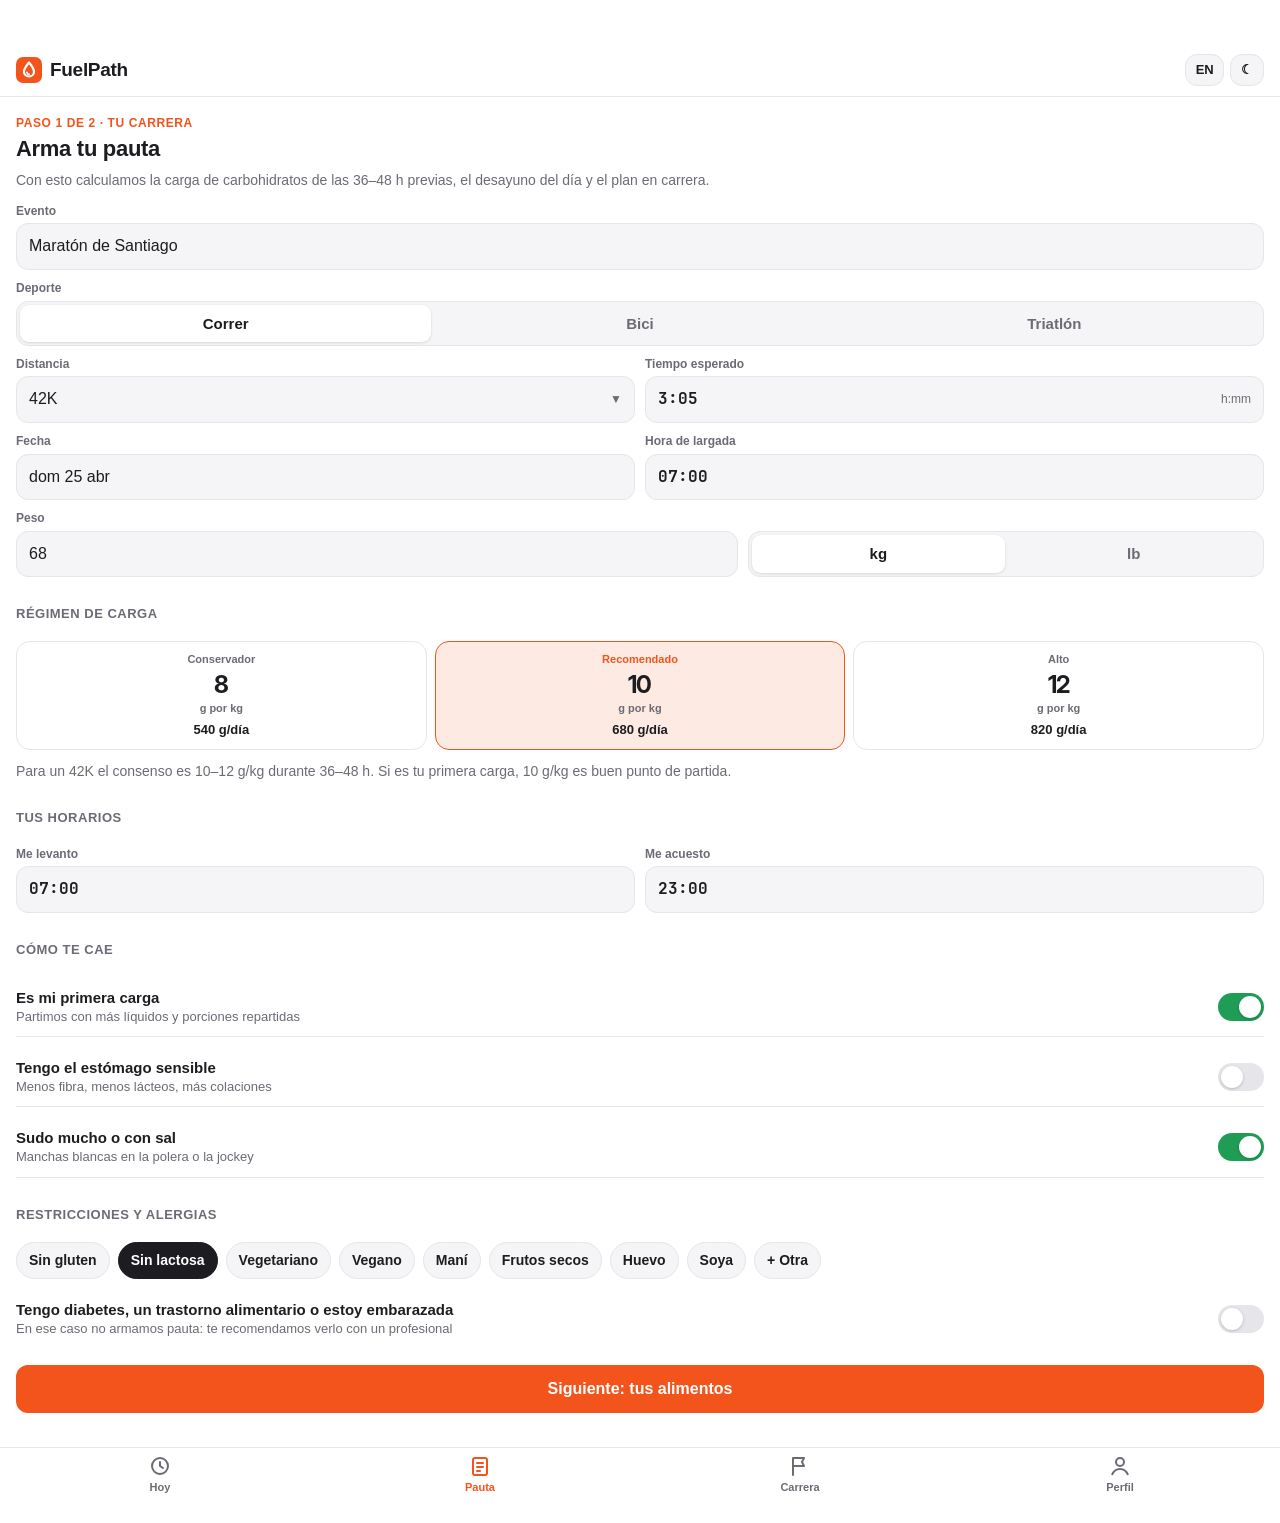
<file: docs/mockups/mockups.html>
<!doctype html>
<html lang="es">
<head>
<meta charset="utf-8">
<meta name="viewport" content="width=device-width, initial-scale=1, viewport-fit=cover">
<title>FuelPath mockups</title>
<link rel="stylesheet" href="mockups.css">
</head>
<body>

<!-- Reutilizables -->
<template id="cab">
  <header><div class="marca">
    <svg viewBox="0 0 26 26"><rect width="26" height="26" rx="7" fill="#f2541b"/><path d="M13 5.5c3 3.6 5 6.4 5 9a5 5 0 0 1-10 0c0-2.6 2-5.4 5-9z" fill="none" stroke="#fff" stroke-width="2.2" stroke-linejoin="round"/><path d="M11 15.5a2.2 2.2 0 0 0 2 2" fill="none" stroke="#fff" stroke-width="1.8" stroke-linecap="round"/></svg>
    FuelPath<span class="der"><span>EN</span><span>☾</span></span></div></header>
</template>
<template id="nav">
  <nav>
    <a data-v="hoy"><svg viewBox="0 0 24 24" fill="none" stroke="currentColor" stroke-width="2" stroke-linecap="round" stroke-linejoin="round"><circle cx="12" cy="12" r="8"/><path d="M12 8v4l3 2"/></svg>Hoy</a>
    <a data-v="pauta"><svg viewBox="0 0 24 24" fill="none" stroke="currentColor" stroke-width="2" stroke-linecap="round" stroke-linejoin="round"><rect x="5" y="4" width="14" height="17" rx="2"/><path d="M9 9h6M9 13h6M9 17h3"/></svg>Pauta</a>
    <a data-v="carrera"><svg viewBox="0 0 24 24" fill="none" stroke="currentColor" stroke-width="2" stroke-linecap="round" stroke-linejoin="round"><path d="M5 21V4M5 4h11l-2 4 2 4H5"/></svg>Carrera</a>
    <a data-v="perfil"><svg viewBox="0 0 24 24" fill="none" stroke="currentColor" stroke-width="2"><circle cx="12" cy="8" r="4"/><path d="M4 21c1.5-4 4.5-6 8-6s6.5 2 8 6"/></svg>Perfil</a>
  </nav>
</template>

<!-- 1. Formulario -->
<div class="pantalla" id="p1" data-nav="pauta">
  <main>
    <span class="tipo">Paso 1 de 2 · Tu carrera</span>
    <h2>Arma tu pauta</h2>
    <p class="pista">Con esto calculamos la carga de carbohidratos de las 36–48 h previas, el desayuno del día y el plan en carrera.</p>
    <form>
      <label>Evento<div class="input">Maratón de Santiago</div></label>
      <label>Deporte<div class="seg"><span class="on">Correr</span><span>Bici</span><span>Triatlón</span></div></label>
      <div class="fila">
        <label>Distancia<div class="input">42K <span class="flecha">▼</span></div></label>
        <label>Tiempo esperado<div class="input"><span class="mono">3:05</span> <span class="flecha">h:mm</span></div></label>
      </div>
      <div class="fila">
        <label>Fecha<div class="input">dom 25 abr</div></label>
        <label>Hora de largada<div class="input"><span class="mono">07:00</span></div></label>
      </div>
      <label>Peso<div class="fila" style="grid-template-columns:minmax(0,1.4fr) minmax(0,1fr)"><div class="input">68</div><div class="seg"><span class="on">kg</span><span>lb</span></div></div></label>

      <h4>Régimen de carga</h4>
      <div class="opciones">
        <div class="op"><small class="et">Conservador</small><b>8</b><small>g por kg</small><div class="g">540 g/día</div></div>
        <div class="op on"><small class="et">Recomendado</small><b>10</b><small>g por kg</small><div class="g">680 g/día</div></div>
        <div class="op"><small class="et">Alto</small><b>12</b><small>g por kg</small><div class="g">820 g/día</div></div>
      </div>
      <p class="pista" style="margin:2px 0 0">Para un 42K el consenso es 10–12 g/kg durante 36–48 h. Si es tu primera carga, 10 g/kg es buen punto de partida.</p>

      <h4>Tus horarios</h4>
      <div class="fila">
        <label>Me levanto<div class="input"><span class="mono">07:00</span></div></label>
        <label>Me acuesto<div class="input"><span class="mono">23:00</span></div></label>
      </div>

      <h4>Cómo te cae</h4>
      <div class="interruptor"><div>Es mi primera carga<small>Partimos con más líquidos y porciones repartidas</small></div><div class="sw on"></div></div>
      <div class="interruptor"><div>Tengo el estómago sensible<small>Menos fibra, menos lácteos, más colaciones</small></div><div class="sw"></div></div>
      <div class="interruptor"><div>Sudo mucho o con sal<small>Manchas blancas en la polera o la jockey</small></div><div class="sw on"></div></div>

      <h4>Restricciones y alergias</h4>
      <div class="chips">
        <span class="chip">Sin gluten</span><span class="chip on">Sin lactosa</span><span class="chip">Vegetariano</span>
        <span class="chip">Vegano</span><span class="chip">Maní</span><span class="chip">Frutos secos</span>
        <span class="chip">Huevo</span><span class="chip">Soya</span><span class="chip">+ Otra</span>
      </div>
      <div class="interruptor" style="border:0"><div>Tengo diabetes, un trastorno alimentario o estoy embarazada<small>En ese caso no armamos pauta: te recomendamos verlo con un profesional</small></div><div class="sw"></div></div>

      <div class="boton" style="margin-top:6px">Siguiente: tus alimentos</div>
    </form>
  </main>
</div>

<!-- 2. Alimentos de la pauta -->
<div class="pantalla" id="p2" data-nav="pauta">
  <main>
    <span class="tipo">Paso 2 de 2 · Tus alimentos</span>
    <h2>Con esto armamos tu carga</h2>
    <p class="pista">Marcamos lo que mejor funciona: alto en carbohidratos, bajo en fibra y grasa. Saca lo que no te guste y cambia lo que quieras.</p>
    <div class="aviso-ok">Como marcaste <b>sin lactosa</b>, cambiamos la leche chocolatada por la versión sin lactosa y sacamos el yogur.</div>

    <h4>Pan, arroz y pastas</h4>
    <div class="tarjeta" style="padding:2px 14px">
      <div class="alim"><div class="tick on">✓</div><div class="txt"><b>Pan de molde blanco</b><small>2 rebanadas · 50 g</small></div><span class="g">25 g</span><div class="icn">⇄</div></div>
      <div class="alim"><div class="tick on">✓</div><div class="txt"><b>Marraqueta</b><small>1 unidad · 100 g</small></div><span class="g">58 g</span><div class="icn">⇄</div></div>
      <div class="alim"><div class="tick on">✓</div><div class="txt"><b>Fideos cocidos</b><small>1 taza · 140 g</small></div><span class="g">43 g</span><div class="icn">⇄</div></div>
      <div class="alim"><div class="tick on">✓</div><div class="txt"><b>Arroz blanco cocido</b><small>1 taza · 160 g</small></div><span class="g">45 g</span><div class="icn">⇄</div></div>
      <div class="alim"><div class="tick on">✓</div><div class="txt"><b>Papa cocida</b><small>1 mediana · 150 g</small></div><span class="g">26 g</span><div class="icn">⇄</div></div>
      <div class="alim tachado"><div class="tick off"></div><div class="txt"><b>Pan integral</b><small>mucha fibra para estos días <span class="etq gris">fibra</span></small></div><span class="g">—</span><div class="icn">⇄</div></div>
    </div>

    <h4>Frutas y dulces</h4>
    <div class="tarjeta" style="padding:2px 14px">
      <div class="alim"><div class="tick on">✓</div><div class="txt"><b>Plátano</b><small>1 mediano</small></div><span class="g">27 g</span><div class="icn">⇄</div></div>
      <div class="alim"><div class="tick on">✓</div><div class="txt"><b>Mermelada</b><small>1 cucharada · 20 g</small></div><span class="g">13 g</span><div class="icn">⇄</div></div>
      <div class="alim"><div class="tick on">✓</div><div class="txt"><b>Miel</b><small>1 cucharada · 21 g</small></div><span class="g">17 g</span><div class="icn">⇄</div></div>
      <div class="alim"><div class="tick on">✓</div><div class="txt"><b>Gomitas</b><small>1 bolsita · 30 g</small></div><span class="g">24 g</span><div class="icn">⇄</div></div>
    </div>

    <h4>Líquidos <span class="etq">ayudan a llegar</span></h4>
    <div class="tarjeta" style="padding:2px 14px">
      <div class="alim"><div class="tick on">✓</div><div class="txt"><b>Jugo de naranja</b><small>1 vaso · 250 ml</small></div><span class="g">26 g</span><div class="icn">⇄</div></div>
      <div class="alim"><div class="tick on">✓</div><div class="txt"><b>Bebida isotónica</b><small>1 botella · 500 ml <span class="etq sal">230 mg Na</span></small></div><span class="g">30 g</span><div class="icn">⇄</div></div>
      <div class="alim"><div class="tick on">✓</div><div class="txt"><b>Leche chocolatada sin lactosa</b><small>1 caja · 200 ml</small></div><span class="g">22 g</span><div class="icn">⇄</div></div>
    </div>

    <h4>Salados <span class="etq sal">sodio</span></h4>
    <div class="tarjeta" style="padding:2px 14px">
      <div class="alim"><div class="tick on">✓</div><div class="txt"><b>Galletas de agua</b><small>6 unidades · 30 g <span class="etq sal">190 mg Na</span></small></div><span class="g">21 g</span><div class="icn">⇄</div></div>
      <div class="alim"><div class="tick on">✓</div><div class="txt"><b>Caldo o consomé</b><small>1 taza <span class="etq sal">800 mg Na</span></small></div><span class="g">2 g</span><div class="icn">⇄</div></div>
    </div>

    <div class="botones"><div class="boton sec">+ Alimento propio</div><div class="boton">Ver mi agenda</div></div>
  </main>
</div>

<!-- 3. Agenda A: línea de tiempo -->
<div class="pantalla" id="p3" data-nav="hoy">
  <main>
    <span class="tipo">Maratón de Santiago · faltan 17 h</span>
    <h2>Sábado: día de carga 2 de 2</h2>
    <div class="dias">
      <div class="dia listo">Vie<b>23</b></div><div class="dia on">Sáb<b>24</b></div><div class="dia">Dom<b>25</b></div>
    </div>
    <div class="tarjeta">
      <div class="grande">359 <small>de 680 g</small></div>
      <div class="barra"><i style="width:53%"></i></div>
      <div class="pista" style="margin:0">Vas al día. Te quedan 4 comidas.</div>
      <div class="resumen">
        <div><small>Carbos</small><b>53%</b></div>
        <div><small>Líquido</small><b>1,4</b> <span>de 3 L</span></div>
        <div><small>Sodio</small><b>1,6</b> <span>de 3,5 g</span></div>
      </div>
    </div>

    <div class="linea" style="margin-top:16px">
      <div class="hito hecho"><span class="hora">07:30</span>
        <div class="cab"><b>Desayuno</b><span class="meta">137/140 g</span></div>
        <div class="caja">
          <div class="item"><span class="ck si">✓</span><div class="txt"><b>1 marraqueta</b> con 2 cdas de mermelada</div><span class="g">84 g</span></div>
          <div class="item"><span class="ck si">✓</span><div class="txt"><b>1 plátano</b> · <b>1 vaso</b> de jugo</div><span class="g">53 g</span></div>
        </div></div>
      <div class="hito hecho"><span class="hora">10:30</span>
        <div class="cab"><b>Colación</b><span class="meta">68/70 g</span></div>
        <div class="caja">
          <div class="item"><span class="ck si">✓</span><div class="txt"><b>1 isotónica</b> 500 ml · <b>6 galletas</b> de agua</div><span class="g">51 g</span></div>
          <div class="item"><span class="ck si">✓</span><div class="txt"><b>1 barra</b> de cereal</div><span class="g">17 g</span></div>
        </div></div>
      <div class="hito ahora"><span class="hora">13:30</span>
        <div class="cab"><b>Almuerzo</b><span class="meta">154/172 g</span></div>
        <div class="caja">
          <div class="item"><span class="ck si">✓</span><div class="txt"><b>3 tazas de fideos</b> con salsa de tomate<small>Un plato hondo bien servido · sal normal</small></div><span class="g">128 g</span></div>
          <div class="item"><span class="ck si">✓</span><div class="txt"><b>1 vaso</b> de jugo</div><span class="g">26 g</span></div>
          <div class="item"><span class="ck"></span><div class="txt"><b>1 jalea</b> de postre</div><span class="g">18 g</span><span class="mas">⋯</span></div>
        </div></div>
      <div class="hito"><span class="hora">17:00</span>
        <div class="cab"><b>Once</b><span class="meta">115 g</span></div>
        <div class="caja">
          <div class="item"><span class="ck"></span><div class="txt"><b>2 rebanadas</b> de pan de molde con miel</div><span class="g">42 g</span><span class="mas">⋯</span></div>
          <div class="item"><span class="ck"></span><div class="txt"><b>1 leche chocolatada</b> · <b>1 plátano</b></div><span class="g">49 g</span><span class="mas">⋯</span></div>
          <div class="item"><span class="ck"></span><div class="txt"><b>1 bolsita</b> de gomitas</div><span class="g">24 g</span><span class="mas">⋯</span></div>
        </div></div>
      <div class="hito"><span class="hora">19:30</span>
        <div class="cab"><b>Cena</b><span class="meta">134 g</span></div>
        <div class="caja">
          <div class="item"><span class="ck"></span><div class="txt"><b>2 tazas de arroz</b> con pollo<small>Temprano y algo que ya conozcas</small></div><span class="g">90 g</span><span class="mas">⋯</span></div>
          <div class="item"><span class="ck"></span><div class="txt"><b>1 papa</b> cocida · <b>1 jalea</b></div><span class="g">44 g</span><span class="mas">⋯</span></div>
        </div></div>
    </div>
  </main>
</div>

<!-- 4. Agenda B: tarjetas por comida -->
<div class="pantalla" id="p4" data-nav="hoy">
  <main>
    <span class="tipo">Maratón de Santiago · faltan 17 h</span>
    <h2>Sábado: día de carga 2 de 2</h2>
    <div class="dias">
      <div class="dia listo">Vie<b>23</b></div><div class="dia on">Sáb<b>24</b></div><div class="dia">Dom<b>25</b></div>
    </div>
    <div class="trio" style="margin-top:12px">
      <div><small>Carbos</small><b>359</b> <span>de 680 g</span><div class="barra fina"><i style="width:53%"></i></div></div>
      <div><small>Líquido</small><b>1,4</b> <span>de 3 L</span><div class="barra fina azul"><i style="width:47%"></i></div></div>
      <div class="sal"><small>Sodio</small><b>1,6</b> <span>de 3,5 g</span><div class="barra fina" style="background:#e3d7fb"><i style="width:46%;background:#6b3fc4"></i></div></div>
    </div>

    <div class="comida"><svg class="anillo" viewBox="0 0 44 44"><circle cx="22" cy="22" r="18" fill="none" stroke="#1f9d55" stroke-width="5"/><path d="M15 22l5 5 9-10" fill="none" stroke="#1f9d55" stroke-width="3" stroke-linecap="round" stroke-linejoin="round"/></svg>
      <div class="txt"><b>Desayuno</b><small>07:30 · marraqueta, plátano, jugo</small></div><div class="der"><b>137 g</b>de 140</div></div>
    <div class="comida"><svg class="anillo" viewBox="0 0 44 44"><circle cx="22" cy="22" r="18" fill="none" stroke="#1f9d55" stroke-width="5"/><path d="M15 22l5 5 9-10" fill="none" stroke="#1f9d55" stroke-width="3" stroke-linecap="round" stroke-linejoin="round"/></svg>
      <div class="txt"><b>Colación</b><small>10:30 · isotónica, galletas, barra</small></div><div class="der"><b>68 g</b>de 70</div></div>

    <div class="comida abierta">
      <div class="fila-cab"><svg class="anillo" viewBox="0 0 44 44"><circle cx="22" cy="22" r="18" fill="none" stroke="#e6e6ea" stroke-width="5"/><circle cx="22" cy="22" r="18" fill="none" stroke="#f2541b" stroke-width="5" stroke-dasharray="101 113" transform="rotate(-90 22 22)" stroke-linecap="round"/></svg>
        <div class="txt" style="flex:1"><b style="font-size:17px">Almuerzo</b><small style="color:var(--acento);font-weight:700">AHORA · 13:30</small></div><div class="der"><b>154 g</b>de 172</div></div>
      <div class="item"><span class="ck si">✓</span><div class="txt"><b>3 tazas de fideos</b> con salsa de tomate<small>Un plato hondo bien servido · sal normal</small></div><span class="g">128 g</span></div>
      <div class="item"><span class="ck si">✓</span><div class="txt"><b>1 vaso</b> de jugo de naranja</div><span class="g">26 g</span></div>
      <div class="item"><span class="ck"></span><div class="txt"><b>1 jalea</b> de postre</div><span class="g">18 g</span><span class="mas">⋯</span></div>
      <div class="botones" style="margin-top:8px"><div class="boton sec" style="padding:10px">✓ Todo</div><div class="boton sec" style="padding:10px">A medias</div><div class="boton sec" style="padding:10px">✕ No</div></div>
    </div>

    <div class="comida"><svg class="anillo" viewBox="0 0 44 44"><circle cx="22" cy="22" r="18" fill="none" stroke="#e6e6ea" stroke-width="5"/></svg>
      <div class="txt"><b>Once</b><small>17:00 · pan con miel, leche chocolatada…</small></div><div class="der"><b>115 g</b>4 ítems</div></div>
    <div class="comida"><svg class="anillo" viewBox="0 0 44 44"><circle cx="22" cy="22" r="18" fill="none" stroke="#e6e6ea" stroke-width="5"/></svg>
      <div class="txt"><b>Cena</b><small>19:30 · arroz con pollo, papa, jalea</small></div><div class="der"><b>134 g</b>3 ítems</div></div>
    <div class="comida"><svg class="anillo" viewBox="0 0 44 44"><circle cx="22" cy="22" r="18" fill="none" stroke="#e6e6ea" stroke-width="5"/></svg>
      <div class="txt"><b>Antes de dormir</b><small>21:30 · galletas de agua, jugo</small></div><div class="der"><b>47 g</b>2 ítems</div></div>
    <div class="aviso">Es normal subir 1–2 kg con la carga: el glucógeno se guarda con agua. No es grasa.</div>
  </main>
</div>

<!-- 5. Eliminar y recalcular -->
<div class="pantalla" id="p5" data-nav="hoy">
  <main>
    <span class="tipo">Maratón de Santiago · faltan 17 h</span>
    <h2>Sábado: día de carga 2 de 2</h2>
    <div class="tarjeta"><div class="grande">359 <small>de 680 g</small></div><div class="barra"><i style="width:53%"></i></div></div>
    <div class="tarjeta" style="height:400px"></div>
  </main>
  <div class="velo"></div>
  <div class="hoja">
    <div class="asa"></div>
    <span class="tipo">Once · 17:00</span>
    <h2 style="font-size:20px">Sacar «2 rebanadas de pan con miel»</h2>
    <p class="pista" style="margin-bottom:6px">Son 42 g. Lo mejor es cambiarlo por algo parecido:</p>
    <div class="reemp">
      <div class="on"><b>1 marraqueta</b>con mermelada<br><span class="mono">45 g</span></div>
      <div><b>2 plátanos</b>chicos<br><span class="mono">40 g</span></div>
      <div><b>1 ½ isotónica</b>750 ml<br><span class="mono">45 g</span></div>
    </div>
    <h4 style="margin-top:14px">O repartirlo en lo que queda del día</h4>
    <div class="reparto"><div class="txt">Cena · 19:30<small>+1 taza de arroz</small></div><span class="mono">+25 g</span><span class="tope">tope</span></div>
    <div class="reparto"><div class="txt">Antes de dormir · 21:30<small>+1 vaso de jugo, en vez de ½</small></div><span class="mono">+13 g</span></div>
    <div class="reparto"><div class="txt" style="color:var(--suave)">Sin cubrir</div><span class="mono" style="color:var(--suave)">4 g</span></div>
    <div class="aviso" style="margin-bottom:0">No cargamos más la cena para que duermas bien. Si te faltan unos gramos, está bien: no lo fuerces.</div>
    <div class="botones"><div class="boton sec">Repartir</div><div class="boton">Cambiar</div></div>
  </div>
</div>

<!-- 6. Día de carrera -->
<div class="pantalla" id="p6" data-nav="carrera">
  <main>
    <span class="tipo">Domingo 25 · largada 07:00</span>
    <h2>Día de carrera</h2>

    <div class="linea" style="margin-top:12px">
      <div class="hito ahora"><span class="hora">04:00</span>
        <div class="cab"><b>Desayuno</b><span class="meta">3 h antes · 167 g</span></div>
        <div class="caja">
          <div class="item"><span class="ck"></span><div class="txt"><b>4 rebanadas</b> de pan de molde con 2 cdas de miel</div><span class="g">84 g</span></div>
          <div class="item"><span class="ck"></span><div class="txt"><b>1 plátano</b> · <b>1 vaso</b> de jugo</div><span class="g">53 g</span></div>
          <div class="item"><span class="ck"></span><div class="txt"><b>1 isotónica</b> 500 ml, a sorbos hasta las 06:00<small>Líquido y sodio para partir hidratado</small></div><span class="g">30 g</span></div>
        </div></div>
      <div class="hito"><span class="hora">06:15</span>
        <div class="cab"><b>Sodio extra</b><span class="meta">sudas con sal</span></div>
        <div class="caja">
          <div class="item"><span class="ck"></span><div class="txt"><b>1 cápsula de sal</b> o 1 sobre de sales con 300 ml de agua</div><span class="g">500 mg</span></div>
        </div></div>
      <div class="hito"><span class="hora">06:40</span>
        <div class="cab"><b>Refuerzo</b><span class="meta">20 min antes</span></div>
        <div class="caja">
          <div class="item"><span class="ck"></span><div class="txt"><b>1 gel</b> con unos sorbos de agua</div><span class="g">25 g</span></div>
        </div></div>
    </div>

    <span class="tipo" style="display:block;margin-top:18px">En carrera · 3:05 h</span>
    <div class="trio" style="margin-top:8px">
      <div><small>Carbos</small><b>60–70</b> <span>g/h</span></div>
      <div><small>Líquido</small><b>500–750</b> <span>ml/h</span></div>
      <div class="sal"><small>Sodio</small><b>500–800</b> <span>mg/h</span></div>
    </div>
    <div class="tarjeta" style="padding:2px 14px">
      <div class="gel"><span class="mono">0:30</span>Gel 1 + agua<span class="km">km 6,9</span></div>
      <div class="gel"><span class="mono">0:55</span>Gel 2 + isotónica<span class="km">km 12,6</span></div>
      <div class="gel"><span class="mono">1:00</span><span>Cápsula de sal <span class="etq sal">250 mg</span></span><span class="km">km 13,7</span></div>
      <div class="gel"><span class="mono">1:20</span>Gel 3 + agua<span class="km">km 18,3</span></div>
      <div class="gel"><span class="mono">1:45</span>Gel 4 + isotónica<span class="km">km 24,0</span></div>
      <div class="gel"><span class="mono">2:00</span><span>Cápsula de sal <span class="etq sal">250 mg</span></span><span class="km">km 27,4</span></div>
      <div class="gel"><span class="mono">2:10</span>Gel 5 + agua<span class="km">km 29,7</span></div>
      <div class="gel"><span class="mono">2:35</span>Gel 6 + isotónica<span class="km">km 35,4</span></div>
    </div>
    <div class="aviso">El sodio depende de cuánto y cómo sudas. Haz el test de sudor en un entrenamiento de 1 h para afinarlo. Prueba este plan en tus fondos antes de la carrera.</div>
  </main>
</div>

<script>
  const p = new URLSearchParams(location.search).get("p") || "p1";
  const el = document.getElementById(p);
  el.classList.add("on");
  el.prepend(document.getElementById("cab").content.cloneNode(true));
  const nav = document.getElementById("nav").content.cloneNode(true);
  nav.querySelector(`[data-v="${el.dataset.nav}"]`).classList.add("on");
  if (p !== "p5") el.append(nav);
  if (new URLSearchParams(location.search).get("fijo")) document.body.classList.add("fijo");
</script>
</body>
</html>
</file>
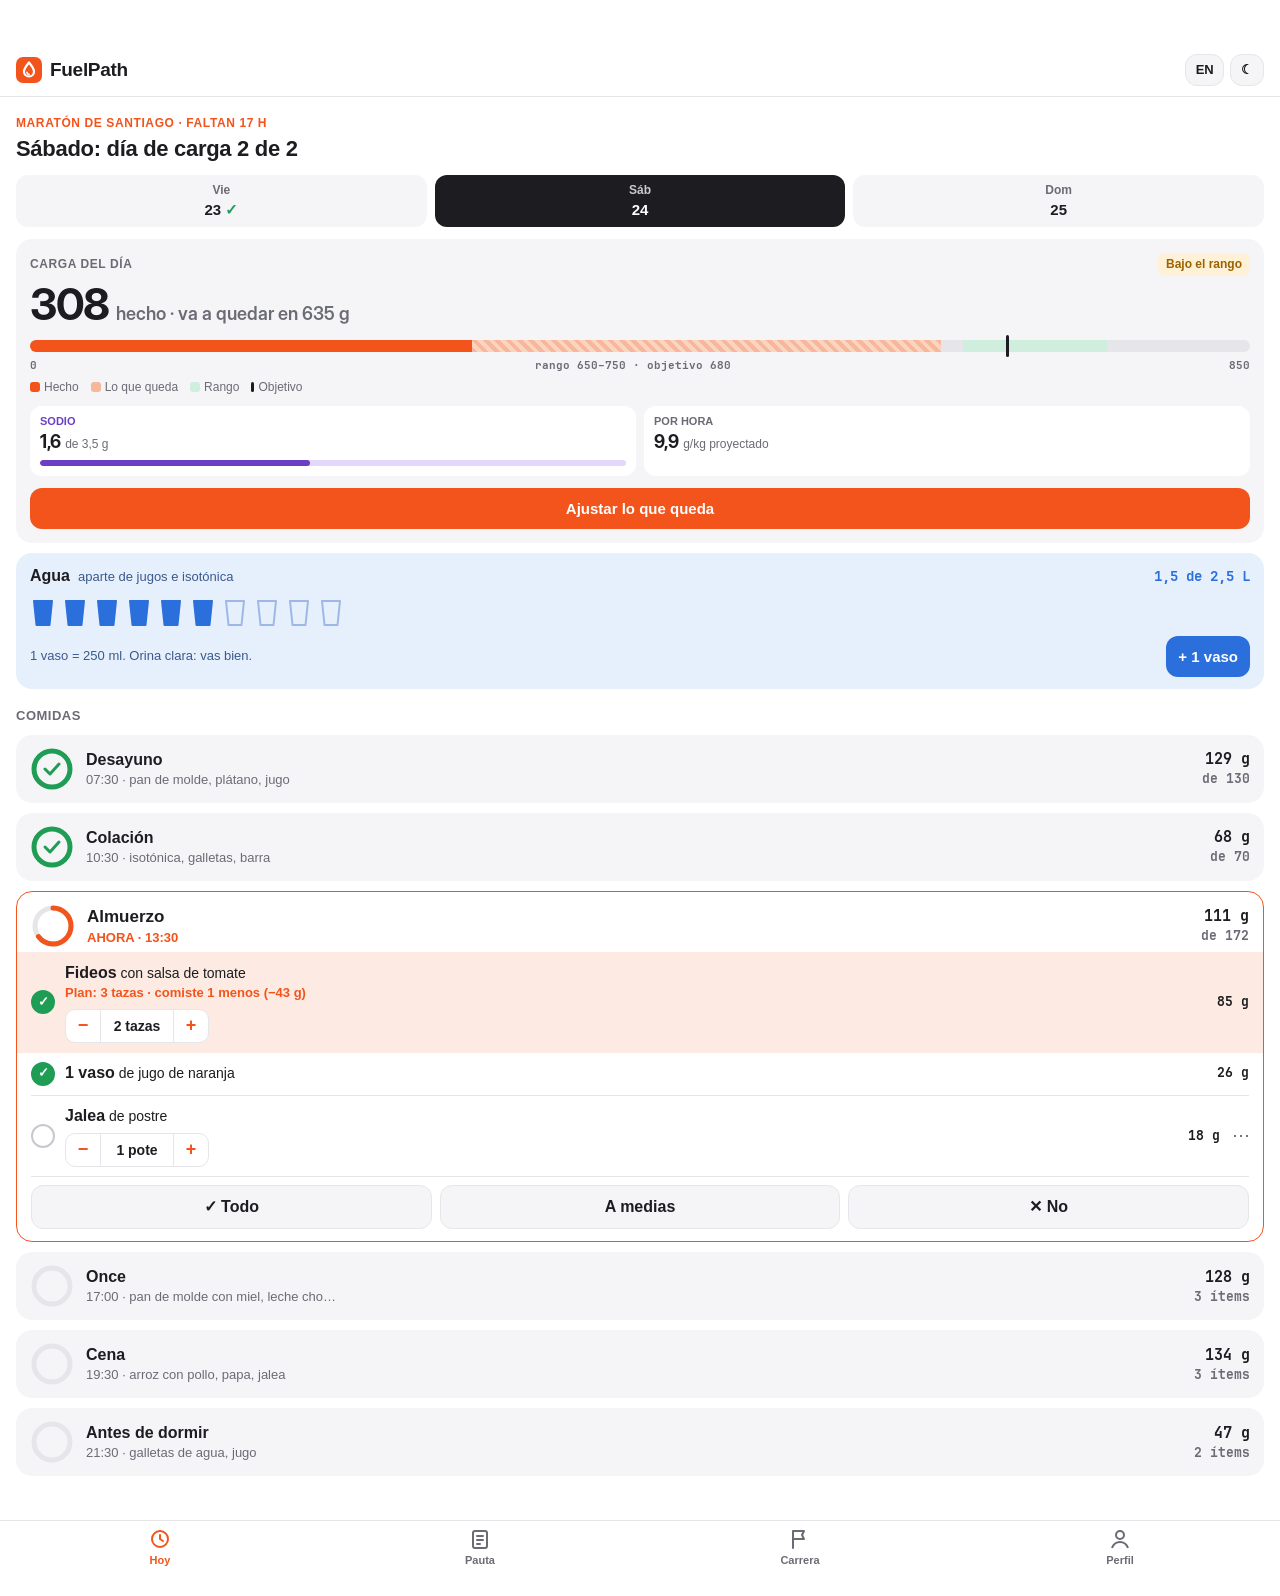
<file: docs/mockups/v2.html>
<!doctype html>
<html lang="es">
<head>
<meta charset="utf-8">
<meta name="viewport" content="width=device-width, initial-scale=1, viewport-fit=cover">
<title>FuelPath mockups v2</title>
<link rel="stylesheet" href="mockups.css">
<style>
  /* KPIs con rango */
  .kpi { background: var(--gris); border-radius: 16px; padding: 14px; margin: 12px 0 10px; }
  .kpi .fila-k { display: flex; align-items: baseline; gap: 8px; }
  .kpi .estado { margin-left: auto; font-size: 12px; font-weight: 800; padding: 3px 8px; border-radius: 8px; }
  .estado.bajo { background: #fff1d6; color: #9a6200; }
  .estado.ok { background: var(--ok-claro); color: #136b3a; }
  .estado.sobre { background: #fde3e3; color: #b42323; }
  .rango { position: relative; height: 12px; border-radius: 6px; background: var(--linea); margin: 14px 0 6px; }
  .rango .banda { position: absolute; top: 0; bottom: 0; background: #cfeedd; border-radius: 0; }
  .rango .hecho { position: absolute; left: 0; top: 0; bottom: 0; background: var(--acento); border-radius: 6px 0 0 6px; }
  .rango .proy { position: absolute; top: 0; bottom: 0; background: repeating-linear-gradient(45deg, #f7b79b 0 4px, #fbd3c1 4px 8px); }
  .rango .marca { position: absolute; top: -5px; width: 3px; height: 22px; background: var(--tinta); border-radius: 2px; }
  .rango .marca.alt { background: var(--ok); }
  .escala { display: flex; justify-content: space-between; font-size: 11px; color: var(--suave); font-family: "PP Mono"; }
  .ley { display: flex; gap: 12px; flex-wrap: wrap; font-size: 12px; color: var(--suave); margin-top: 6px; }
  .ley i { display: inline-block; width: 10px; height: 10px; border-radius: 3px; margin-right: 4px; vertical-align: -1px; }
  .kpi .mini { display: grid; grid-template-columns: repeat(2, minmax(0,1fr)); gap: 8px; margin-top: 10px; }
  .kpi .mini > div { background: var(--panel); border-radius: 12px; padding: 8px 10px; }
  .kpi .mini small { display: block; font-size: 11px; font-weight: 700; color: var(--suave); text-transform: uppercase; }
  .kpi .mini b { font-family: "PP Display"; font-size: 18px; }
  .kpi .mini span { font-size: 12px; color: var(--suave); }
  .kpi .mini .sal small { color: #6b3fc4; }
  .boton.chico { padding: 10px 12px; font-size: 15px; }

  /* Paso a paso (− / +) */
  .paso { display: inline-flex; align-items: center; border: 1px solid var(--linea); border-radius: 10px; background: var(--panel); overflow: hidden; }
  .paso span { width: 34px; height: 32px; display: grid; place-items: center; font-size: 18px; font-weight: 700; color: var(--acento); }
  .paso b { min-width: 74px; text-align: center; font-size: 14px; border-left: 1px solid var(--linea); border-right: 1px solid var(--linea); line-height: 32px; }
  .item.editando { background: var(--acento-claro); margin: 0 -14px; padding: 10px 14px; border-bottom: 0; }
  .item.editando .txt small.cambio { color: var(--acento); font-weight: 700; }
  .item .col { flex: 1; min-width: 0; display: grid; gap: 6px; justify-items: start; }
  .sim .it .paso, .item .col .paso { flex: none; }

  /* Agua */
  .agua { background: var(--azul-claro); border-radius: 16px; padding: 12px 14px; margin: 10px 0; }
  .agua .cab-a { display: flex; align-items: baseline; gap: 8px; }
  .agua .cab-a b { font-size: 16px; }
  .agua .cab-a .der { margin-left: auto; font-family: "PP Mono"; font-size: 14px; color: var(--azul); }
  .vasos { display: flex; gap: 6px; margin: 10px 0 8px; }
  .vasos svg { width: 26px; height: 30px; flex: none; }
  .agua .pista { margin: 0; font-size: 13px; color: #3a5a8c; }
  .agua .boton { background: var(--azul); }

  /* Hoja de recálculo */
  .comparar { display: grid; grid-template-columns: minmax(0,1fr) minmax(0,1fr); gap: 8px; margin: 10px 0; }
  .comparar > div { border: 1.5px solid var(--linea); border-radius: 14px; padding: 10px; }
  .comparar > div.on { border-color: var(--ok); background: var(--ok-claro); }
  .comparar small { display: block; font-size: 11px; font-weight: 700; color: var(--suave); text-transform: uppercase; }
  .comparar b { font-family: "PP Display"; font-size: 28px; letter-spacing: -.6px; display: block; line-height: 1.1; margin: 2px 0 4px; }
  .cambios { background: var(--gris); border-radius: 14px; padding: 2px 12px; }

  /* Cómo quedaría */
  .sim { background: var(--gris); border-radius: 16px; padding: 4px 14px 8px; margin: 10px 0; }
  .sim .cab-s { display: flex; align-items: baseline; gap: 8px; padding: 10px 0 4px; }
  .sim .cab-s b { font-size: 16px; }
  .sim .cab-s .der { margin-left: auto; font-family: "PP Mono"; font-size: 14px; }
  .sim .cab-s .der .mas { color: var(--ok); }
  .sim .it { display: flex; align-items: center; gap: 10px; padding: 8px 0; border-top: 1px solid var(--linea); font-size: 14px; }
  .sim .it .txt { flex: 1; min-width: 0; }
  .sim .it .g { font-family: "PP Mono"; font-size: 13px; min-width: 44px; text-align: right; }
  .sim.pasada { opacity: .55; padding-bottom: 10px; }
  .candado { font-size: 12px; color: var(--suave); font-weight: 600; }
  .suma { position: sticky; bottom: 0; background: var(--panel); border-top: 1px solid var(--linea); padding: 12px 16px 30px; margin: 0 -16px; box-shadow: 0 -6px 16px rgba(0,0,0,.06); }
  .suma .linea-s { display: flex; align-items: baseline; gap: 6px; font-size: 14px; color: var(--suave); }
  .suma .linea-s b { font-family: "PP Display"; font-size: 26px; color: var(--tinta); letter-spacing: -.5px; }
  .suma .linea-s .estado { margin-left: auto; }

  /* PC */
  .pc { display: grid; grid-template-columns: 220px minmax(0,1fr) 360px; min-height: 860px; }
  .pc aside.menu { border-right: 1px solid var(--linea); padding: 22px 14px; }
  .pc aside.menu .marca { margin-bottom: 26px; padding: 0 8px; }
  .pc aside.menu a { display: flex; align-items: center; gap: 10px; padding: 10px 10px; border-radius: 10px; font-weight: 600; color: var(--suave); margin-bottom: 2px; }
  .pc aside.menu a svg { width: 22px; height: 22px; }
  .pc aside.menu a.on { background: var(--acento-claro); color: var(--acento); }
  .pc aside.menu .pie { position: absolute; bottom: 22px; display: flex; gap: 6px; }
  .pc aside.menu .pie span { padding: 6px 10px; font-size: 13px; font-weight: 700; border-radius: 12px; background: var(--gris); border: 1px solid var(--linea); }
  .pc .centro { padding: 26px 32px; }
  .pc .lado { border-left: 1px solid var(--linea); padding: 26px 22px; background: #fbfbfc; }
  .pc .comidas { display: grid; grid-template-columns: minmax(0,1fr) minmax(0,1fr); gap: 0 14px; }
  .pc .comidas .comida.abierta { grid-column: 1 / -1; }
  .pc .lado .kpi .grande { font-size: 36px; }
  .pc .lado .kpi .grande small { font-size: 15px; }
  .pc .lado .agua .cab-a { flex-wrap: wrap; }
  .pc .lado .agua .cab-a .der { margin-left: auto; }
</style>
</head>
<body>
<template id="cab">
  <header><div class="marca">
    <svg viewBox="0 0 26 26"><rect width="26" height="26" rx="7" fill="#f2541b"/><path d="M13 5.5c3 3.6 5 6.4 5 9a5 5 0 0 1-10 0c0-2.6 2-5.4 5-9z" fill="none" stroke="#fff" stroke-width="2.2" stroke-linejoin="round"/><path d="M11 15.5a2.2 2.2 0 0 0 2 2" fill="none" stroke="#fff" stroke-width="1.8" stroke-linecap="round"/></svg>
    FuelPath<span class="der"><span>EN</span><span>☾</span></span></div></header>
</template>
<template id="nav">
  <nav>
    <a data-v="hoy"><svg viewBox="0 0 24 24" fill="none" stroke="currentColor" stroke-width="2" stroke-linecap="round" stroke-linejoin="round"><circle cx="12" cy="12" r="8"/><path d="M12 8v4l3 2"/></svg>Hoy</a>
    <a data-v="pauta"><svg viewBox="0 0 24 24" fill="none" stroke="currentColor" stroke-width="2" stroke-linecap="round" stroke-linejoin="round"><rect x="5" y="4" width="14" height="17" rx="2"/><path d="M9 9h6M9 13h6M9 17h3"/></svg>Pauta</a>
    <a data-v="carrera"><svg viewBox="0 0 24 24" fill="none" stroke="currentColor" stroke-width="2" stroke-linecap="round" stroke-linejoin="round"><path d="M5 21V4M5 4h11l-2 4 2 4H5"/></svg>Carrera</a>
    <a data-v="perfil"><svg viewBox="0 0 24 24" fill="none" stroke="currentColor" stroke-width="2"><circle cx="12" cy="8" r="4"/><path d="M4 21c1.5-4 4.5-6 8-6s6.5 2 8 6"/></svg>Perfil</a>
  </nav>
</template>
<template id="vaso-lleno"><svg viewBox="0 0 26 30"><path d="M4 3h18l-2.5 24h-13z" fill="#2a6fdb" stroke="#2a6fdb" stroke-width="2" stroke-linejoin="round"/></svg></template>
<template id="vaso-vacio"><svg viewBox="0 0 26 30"><path d="M4 3h18l-2.5 24h-13z" fill="none" stroke="#9db8e6" stroke-width="2" stroke-linejoin="round"/></svg></template>

<!-- Bloques reutilizados por móvil y PC -->
<template id="kpi">
  <div class="kpi">
    <div class="fila-k"><span class="tipo" style="color:var(--suave)">Carga del día</span><span class="estado bajo">Bajo el rango</span></div>
    <div class="grande" style="margin-top:6px">308 <small>hecho · va a quedar en 635 g</small></div>
    <div class="rango">
      <div class="banda" style="left:76.5%;width:11.8%"></div>
      <div class="proy" style="left:36.2%;width:38.5%"></div>
      <div class="hecho" style="width:36.2%"></div>
      <div class="marca" style="left:80%"></div>
    </div>
    <div class="escala"><span>0</span><span>rango 650–750 · objetivo 680</span><span>850</span></div>
    <div class="ley"><span><i style="background:var(--acento)"></i>Hecho</span><span><i style="background:#f7b79b"></i>Lo que queda</span><span><i style="background:#cfeedd"></i>Rango</span><span><i style="background:var(--tinta);width:3px"></i>Objetivo</span></div>
    <div class="mini">
      <div class="sal"><small>Sodio</small><b>1,6</b> <span>de 3,5 g</span><div class="barra fina" style="background:#e3d7fb"><i style="width:46%;background:#6b3fc4"></i></div></div>
      <div><small>Por hora</small><b>9,9</b> <span>g/kg proyectado</span></div>
    </div>
    <div class="botones"><div class="boton chico">Ajustar lo que queda</div></div>
  </div>
</template>
<template id="agua">
  <div class="agua">
    <div class="cab-a"><b>Agua</b><span class="pista">aparte de jugos e isotónica</span><span class="der">1,5 de 2,5 L</span></div>
    <div class="vasos" data-llenos="6" data-total="10"></div>
    <div class="botones" style="margin-top:4px;align-items:center"><span class="pista" style="flex:1">1 vaso = 250 ml. Orina clara: vas bien.</span><div class="boton chico" style="flex:none">+ 1 vaso</div></div>
  </div>
</template>
<template id="almuerzo">
  <div class="comida abierta">
    <div class="fila-cab"><svg class="anillo" viewBox="0 0 44 44"><circle cx="22" cy="22" r="18" fill="none" stroke="#e6e6ea" stroke-width="5"/><circle cx="22" cy="22" r="18" fill="none" stroke="#f2541b" stroke-width="5" stroke-dasharray="73 113" transform="rotate(-90 22 22)" stroke-linecap="round"/></svg>
      <div class="txt" style="flex:1"><b style="font-size:17px">Almuerzo</b><small style="color:var(--acento);font-weight:700">AHORA · 13:30</small></div><div class="der"><b>111 g</b>de 172</div></div>
    <div class="item editando"><span class="ck si">✓</span><div class="col"><div class="txt"><b>Fideos</b> con salsa de tomate<small class="cambio">Plan: 3 tazas · comiste 1 menos (−43 g)</small></div><div class="paso"><span>−</span><b>2 tazas</b><span>+</span></div></div><span class="g">85 g</span></div>
    <div class="item"><span class="ck si">✓</span><div class="txt"><b>1 vaso</b> de jugo de naranja</div><span class="g">26 g</span></div>
    <div class="item"><span class="ck"></span><div class="col"><div class="txt"><b>Jalea</b> de postre</div><div class="paso"><span>−</span><b>1 pote</b><span>+</span></div></div><span class="g">18 g</span><span class="mas">⋯</span></div>
    <div class="botones" style="margin-top:8px"><div class="boton sec" style="padding:10px">✓ Todo</div><div class="boton sec" style="padding:10px">A medias</div><div class="boton sec" style="padding:10px">✕ No</div></div>
  </div>
</template>
<template id="comidas-hechas">
  <div class="comida"><svg class="anillo" viewBox="0 0 44 44"><circle cx="22" cy="22" r="18" fill="none" stroke="#1f9d55" stroke-width="5"/><path d="M15 22l5 5 9-10" fill="none" stroke="#1f9d55" stroke-width="3" stroke-linecap="round" stroke-linejoin="round"/></svg>
    <div class="txt"><b>Desayuno</b><small>07:30 · pan de molde, plátano, jugo</small></div><div class="der"><b>129 g</b>de 130</div></div>
  <div class="comida"><svg class="anillo" viewBox="0 0 44 44"><circle cx="22" cy="22" r="18" fill="none" stroke="#1f9d55" stroke-width="5"/><path d="M15 22l5 5 9-10" fill="none" stroke="#1f9d55" stroke-width="3" stroke-linecap="round" stroke-linejoin="round"/></svg>
    <div class="txt"><b>Colación</b><small>10:30 · isotónica, galletas, barra</small></div><div class="der"><b>68 g</b>de 70</div></div>
</template>
<template id="comidas-futuras">
  <div class="comida"><svg class="anillo" viewBox="0 0 44 44"><circle cx="22" cy="22" r="18" fill="none" stroke="#e6e6ea" stroke-width="5"/></svg>
    <div class="txt"><b>Once</b><small>17:00 · pan de molde con miel, leche cho…</small></div><div class="der"><b>128 g</b>3 ítems</div></div>
  <div class="comida"><svg class="anillo" viewBox="0 0 44 44"><circle cx="22" cy="22" r="18" fill="none" stroke="#e6e6ea" stroke-width="5"/></svg>
    <div class="txt"><b>Cena</b><small>19:30 · arroz con pollo, papa, jalea</small></div><div class="der"><b>134 g</b>3 ítems</div></div>
  <div class="comida"><svg class="anillo" viewBox="0 0 44 44"><circle cx="22" cy="22" r="18" fill="none" stroke="#e6e6ea" stroke-width="5"/></svg>
    <div class="txt"><b>Antes de dormir</b><small>21:30 · galletas de agua, jugo</small></div><div class="der"><b>47 g</b>2 ítems</div></div>
</template>

<!-- 1. Agenda con KPIs, ajuste de gramos y agua -->
<div class="pantalla" id="v1" data-nav="hoy">
  <main>
    <span class="tipo">Maratón de Santiago · faltan 17 h</span>
    <h2>Sábado: día de carga 2 de 2</h2>
    <div class="dias"><div class="dia listo">Vie<b>23</b></div><div class="dia on">Sáb<b>24</b></div><div class="dia">Dom<b>25</b></div></div>
    <div data-t="kpi"></div>
    <div data-t="agua"></div>
    <h4>Comidas</h4>
    <div data-t="comidas-hechas"></div>
    <div data-t="almuerzo"></div>
    <div data-t="comidas-futuras"></div>
  </main>
</div>

<!-- 2. ¿Recalcular? -->
<div class="pantalla" id="v2" data-nav="hoy">
  <main>
    <span class="tipo">Maratón de Santiago · faltan 17 h</span>
    <h2>Sábado: día de carga 2 de 2</h2>
    <div data-t="almuerzo"></div>
  </main>
  <div class="velo"></div>
  <div class="hoja">
    <div class="asa"></div>
    <span class="tipo">Almuerzo · fideos</span>
    <h2 style="font-size:20px">Comiste 43 g menos de lo planeado</h2>
    <p class="pista" style="margin:0">¿Lo repartimos en las comidas que vienen? Lo que ya comiste no cambia.</p>
    <div class="comparar">
      <div><small>Dejar así</small><b>635 g</b><span class="estado bajo">15 g bajo el rango</span></div>
      <div class="on"><small>Recalcular</small><b>683 g</b><span class="estado ok">En el rango</span></div>
    </div>
    <div class="rango" style="margin-top:6px">
      <div class="banda" style="left:76.5%;width:11.8%"></div>
      <div class="hecho" style="width:36.2%"></div>
      <div class="proy" style="left:36.2%;width:44.2%"></div>
      <div class="marca" style="left:74.7%;background:#9a6200"></div>
      <div class="marca alt" style="left:80.4%"></div>
    </div>
    <div class="escala"><span>hecho 308</span><span>rango 650–750 · objetivo 680</span></div>
    <h4 style="margin-top:14px">Así quedaría</h4>
    <div class="cambios">
      <div class="reparto"><div class="txt">Once · 17:00<small>+1 rebanada de pan de molde</small></div><span class="mono">+13 g</span></div>
      <div class="reparto"><div class="txt">Cena · 19:30<small>+½ taza de arroz</small></div><span class="mono">+22 g</span><span class="tope">tope</span></div>
      <div class="reparto"><div class="txt">Antes de dormir · 21:30<small>+½ vaso de jugo</small></div><span class="mono">+13 g</span></div>
    </div>
    <div class="botones"><div class="boton sec">Dejar así</div><div class="boton sec">Ajustar a mano</div><div class="boton">Recalcular</div></div>
  </div>
</div>

<!-- 3. Cómo quedaría -->
<div class="pantalla" id="v3" data-nav="hoy">
  <main style="padding-bottom:0">
    <span class="tipo">Ajustar lo que queda · sábado</span>
    <h2>Cómo quedaría tu día</h2>
    <p class="pista">Mueve los gramos de las comidas que vienen. Las que ya pasaron no cambian.</p>

    <div class="sim pasada"><div class="cab-s"><b>Desayuno y colación</b><span class="candado">ya hechas</span><span class="der">197 g</span></div></div>
    <div class="sim pasada"><div class="cab-s"><b>Almuerzo</b><span class="candado">hecho</span><span class="der">111 g</span></div></div>

    <div class="sim">
      <div class="cab-s"><b>Once</b><span class="pista" style="margin:0">17:00</span><span class="der">141 g <span class="mas">+13</span></span></div>
      <div class="it"><div class="txt">Pan de molde con miel</div><div class="paso"><span>−</span><b>4 rebanadas</b><span>+</span></div><span class="g">68 g</span></div>
      <div class="it"><div class="txt">Leche chocolatada + plátano</div><div class="paso"><span>−</span><b>1 + 1</b><span>+</span></div><span class="g">49 g</span></div>
      <div class="it"><div class="txt">Gomitas</div><div class="paso"><span>−</span><b>1 bolsita</b><span>+</span></div><span class="g">24 g</span></div>
    </div>
    <div class="sim">
      <div class="cab-s"><b>Cena</b><span class="pista" style="margin:0">19:30 · tope 160 g</span><span class="der">156 g <span class="mas">+22</span></span></div>
      <div class="it"><div class="txt">Arroz con pollo</div><div class="paso"><span>−</span><b>2 ½ tazas</b><span>+</span></div><span class="g">112 g</span></div>
      <div class="it"><div class="txt">Papa cocida</div><div class="paso"><span>−</span><b>1</b><span>+</span></div><span class="g">26 g</span></div>
      <div class="it"><div class="txt">Jalea</div><div class="paso"><span>−</span><b>1 pote</b><span>+</span></div><span class="g">18 g</span></div>
    </div>
    <div class="sim">
      <div class="cab-s"><b>Antes de dormir</b><span class="pista" style="margin:0">21:30</span><span class="der">60 g <span class="mas">+13</span></span></div>
      <div class="it"><div class="txt">Galletas de agua</div><div class="paso"><span>−</span><b>6</b><span>+</span></div><span class="g">21 g</span></div>
      <div class="it"><div class="txt">Jugo</div><div class="paso"><span>−</span><b>1 ½ vaso</b><span>+</span></div><span class="g">39 g</span></div>
    </div>
    <div class="suma">
      <div class="linea-s"><b>683</b> de 680 g<span class="estado ok">En el rango</span></div>
      <div class="rango" style="margin:10px 0 4px">
        <div class="banda" style="left:76.5%;width:11.8%"></div>
        <div class="hecho" style="width:36.2%"></div>
        <div class="proy" style="left:36.2%;width:44.2%"></div>
        <div class="marca" style="left:80%"></div>
      </div>
      <div class="escala"><span>hecho 308 + por venir 375</span><span>650–750</span></div>
      <div class="botones"><div class="boton sec">Cancelar</div><div class="boton">Aplicar</div></div>
    </div>
  </main>
</div>

<!-- 4. PC -->
<div class="pantalla" id="v4">
  <div class="pc">
    <aside class="menu" style="position:relative">
      <div class="marca"><svg viewBox="0 0 26 26"><rect width="26" height="26" rx="7" fill="#f2541b"/><path d="M13 5.5c3 3.6 5 6.4 5 9a5 5 0 0 1-10 0c0-2.6 2-5.4 5-9z" fill="none" stroke="#fff" stroke-width="2.2" stroke-linejoin="round"/><path d="M11 15.5a2.2 2.2 0 0 0 2 2" fill="none" stroke="#fff" stroke-width="1.8" stroke-linecap="round"/></svg>FuelPath</div>
      <a class="on"><svg viewBox="0 0 24 24" fill="none" stroke="currentColor" stroke-width="2" stroke-linecap="round" stroke-linejoin="round"><circle cx="12" cy="12" r="8"/><path d="M12 8v4l3 2"/></svg>Hoy</a>
      <a><svg viewBox="0 0 24 24" fill="none" stroke="currentColor" stroke-width="2" stroke-linecap="round" stroke-linejoin="round"><rect x="5" y="4" width="14" height="17" rx="2"/><path d="M9 9h6M9 13h6M9 17h3"/></svg>Pauta</a>
      <a><svg viewBox="0 0 24 24" fill="none" stroke="currentColor" stroke-width="2" stroke-linecap="round" stroke-linejoin="round"><path d="M5 21V4M5 4h11l-2 4 2 4H5"/></svg>Carrera</a>
      <a><svg viewBox="0 0 24 24" fill="none" stroke="currentColor" stroke-width="2"><circle cx="12" cy="8" r="4"/><path d="M4 21c1.5-4 4.5-6 8-6s6.5 2 8 6"/></svg>Perfil</a>
      <div class="pie"><span>EN</span><span>☾</span></div>
    </aside>
    <div class="centro">
      <span class="tipo">Maratón de Santiago · faltan 17 h</span>
      <h2 style="font-size:26px">Sábado: día de carga 2 de 2</h2>
      <div class="dias" style="max-width:420px"><div class="dia listo">Vie<b>23</b></div><div class="dia on">Sáb<b>24</b></div><div class="dia">Dom<b>25</b></div></div>
      <div class="comidas" style="margin-top:8px">
        <div data-t="comidas-hechas" style="display:contents"></div>
        <div data-t="almuerzo" style="display:contents"></div>
        <div data-t="comidas-futuras" style="display:contents"></div>
      </div>
    </div>
    <div class="lado">
      <div data-t="kpi"></div>
      <div data-t="agua"></div>
      <div class="aviso">Es normal subir 1–2 kg con la carga: el glucógeno se guarda con agua. No es grasa.</div>
    </div>
  </div>
</div>

<script>
  const q = new URLSearchParams(location.search);
  const p = q.get("p") || "v1";
  const el = document.getElementById(p);
  el.classList.add("on");
  for (const h of el.querySelectorAll("[data-t]")) h.replaceWith(...[...document.getElementById(h.dataset.t).content.cloneNode(true).childNodes].map(n => { if (h.style.display === "contents" && n.nodeType === 1) {} return n; }));
  for (const v of el.querySelectorAll(".vasos")) for (let i = 0; i < +v.dataset.total; i++)
    v.append(document.getElementById(i < +v.dataset.llenos ? "vaso-lleno" : "vaso-vacio").content.cloneNode(true));
  if (p !== "v4") {
    el.prepend(document.getElementById("cab").content.cloneNode(true));
    if (p === "v1") { const nav = document.getElementById("nav").content.cloneNode(true); nav.querySelector('[data-v="hoy"]').classList.add("on"); el.append(nav); }
  }
</script>
</body>
</html>
</file>
<file: docs/mockups/mockups.css>
:root {
    --acento: #f2541b; --acento-osc: #c9410f; --tinta: #1d1d21; --suave: #6b6b75;
    --linea: #e6e6ea; --fondo: #ffffff; --gris: #f5f5f7; --ok: #1f9d55; --panel: #ffffff;
    --acento-claro: #fdeae2; --ok-claro: #e3f4ea; --azul: #2a6fdb; --azul-claro: #e6effc;
  }
  @font-face { font-family: "PP Display"; src: url("../../web/vendor/fuentes/InterDisplay-SemiBold.woff2"); font-weight: 600; }
  @font-face { font-family: "PP Display"; src: url("../../web/vendor/fuentes/InterDisplay-Bold.woff2"); font-weight: 700; }
  @font-face { font-family: "PP Mono"; src: url("../../web/vendor/fuentes/JetBrainsMono-Bold.woff2"); font-weight: 700; }
  * { box-sizing: border-box; }
  html, body { margin: 0; background: var(--fondo); color: var(--tinta);
    font: 15px/1.4 -apple-system, BlinkMacSystemFont, "SF Pro Text", "Segoe UI", Roboto, sans-serif; }
  .pantalla { display: none; min-height: 844px; position: relative; }
  .pantalla.on { display: block; }
  header { position: sticky; top: 0; z-index: 5; background: var(--panel); padding: 54px 16px 10px; border-bottom: 1px solid var(--linea); }
  .marca { display: flex; align-items: center; gap: 8px; font-weight: 800; font-size: 19px; letter-spacing: -.3px; }
  .marca svg { width: 26px; height: 26px; }
  .marca .der { margin-left: auto; display: flex; gap: 6px; }
  .marca .der span { padding: 6px 10px; font-size: 13px; font-weight: 700; border-radius: 12px; background: var(--gris); border: 1px solid var(--linea); }
  main { padding: 14px 16px 110px; }
  .tipo { color: var(--acento); font-weight: 800; font-size: 12px; letter-spacing: .6px; text-transform: uppercase; }
  h2 { margin: 2px 0 6px; font-size: 22px; letter-spacing: -.3px; }
  h4 { margin: 18px 0 8px; font-size: 13px; color: var(--suave); text-transform: uppercase; letter-spacing: .5px; }
  .pista { color: var(--suave); margin: 4px 0 12px; font-size: 14px; }
  .aviso { background: #fff6e5; border-radius: 10px; padding: 9px 11px; color: #8a5a00; font-size: 13px; margin: 12px 0; }
  .aviso-ok { background: var(--ok-claro); border-radius: 10px; padding: 9px 11px; color: #136b3a; font-size: 13px; margin: 12px 0; }
  .tarjeta { background: var(--gris); border-radius: 16px; padding: 14px; margin: 10px 0; }
  .grande { font-family: "PP Display", sans-serif; font-weight: 700; font-size: 44px; letter-spacing: -1.5px; line-height: 1; }
  .grande small { font-size: 18px; letter-spacing: 0; color: var(--suave); font-weight: 600; }
  .mono { font-family: "PP Mono", ui-monospace, monospace; font-weight: 700; }
  .barra { height: 10px; border-radius: 5px; background: var(--linea); overflow: hidden; margin: 10px 0 4px; }
  .barra i { display: block; height: 100%; background: var(--acento); border-radius: 5px; }
  .barra.fina { height: 6px; margin: 6px 0 2px; }
  .barra.azul i { background: var(--azul); }
  .barra.verde i { background: var(--ok); }
  form { display: grid; gap: 10px; }
  .fila { display: grid; grid-template-columns: minmax(0,1fr) minmax(0,1fr); gap: 10px; }
  label { display: grid; gap: 4px; font-size: 12px; font-weight: 700; color: var(--suave); }
  .input { font-size: 16px; padding: 11px 12px; border-radius: 12px; border: 1px solid var(--linea); background: var(--gris);
    color: var(--tinta); font-weight: 400; display: flex; justify-content: space-between; align-items: center; min-height: 46px; }
  .input .flecha { color: var(--suave); font-size: 12px; }
  .seg { display: flex; background: var(--gris); border: 1px solid var(--linea); border-radius: 12px; padding: 3px; gap: 3px; }
  .seg span { flex: 1; text-align: center; padding: 8px 4px; border-radius: 9px; font-size: 15px; font-weight: 600; color: var(--suave); }
  .seg span.on { background: var(--panel); color: var(--tinta); box-shadow: 0 1px 3px rgba(0,0,0,.12); }
  .opciones { display: grid; grid-template-columns: repeat(3, minmax(0,1fr)); gap: 8px; }
  .op { border: 1.5px solid var(--linea); border-radius: 14px; padding: 10px 8px; text-align: center; background: var(--panel); }
  .op b { display: block; font-family: "PP Display"; font-size: 24px; letter-spacing: -.5px; color: var(--tinta); }
  .op small { display: block; font-size: 11px; color: var(--suave); font-weight: 600; }
  .op .g { font-size: 13px; color: var(--tinta); font-weight: 700; margin-top: 4px; }
  .op.on { border-color: var(--acento); background: var(--acento-claro); }
  .op.on small.et { color: var(--acento); }
  .chips { display: flex; flex-wrap: wrap; gap: 8px; }
  .chip { padding: 8px 12px; border-radius: 20px; background: var(--gris); border: 1px solid var(--linea); font-size: 14px; font-weight: 600; }
  .chip.on { background: var(--tinta); color: #fff; border-color: var(--tinta); }
  .interruptor { display: flex; align-items: center; justify-content: space-between; gap: 10px; font-size: 15px; font-weight: 600;
    color: var(--tinta); padding: 10px 0; border-bottom: 1px solid var(--linea); }
  .interruptor small { display: block; font-weight: 400; color: var(--suave); font-size: 13px; }
  .sw { width: 46px; height: 28px; border-radius: 14px; background: var(--linea); position: relative; flex: none; }
  .sw::after { content: ""; position: absolute; top: 3px; left: 3px; width: 22px; height: 22px; border-radius: 50%; background: #fff; box-shadow: 0 1px 3px rgba(0,0,0,.2); }
  .sw.on { background: var(--ok); } .sw.on::after { left: 21px; }
  .boton { display: block; text-align: center; font-size: 16px; border-radius: 12px; padding: 13px 16px; font-weight: 700; background: var(--acento); color: #fff; }
  .boton.sec { background: var(--gris); color: var(--tinta); border: 1px solid var(--linea); }
  .botones { display: flex; gap: 8px; margin-top: 12px; } .botones .boton { flex: 1; }
  nav { position: absolute; left: 0; right: 0; bottom: 0; background: var(--panel); border-top: 1px solid var(--linea); display: flex; padding: 6px 0 28px; }
  nav a { flex: 1; text-align: center; color: var(--suave); font-size: 11px; font-weight: 600; }
  nav a svg { width: 24px; height: 24px; display: block; margin: 0 auto 2px; }
  nav a.on { color: var(--acento); }
  .fijo nav { position: fixed; }

  /* Alimentos */
  .alim { display: flex; align-items: center; gap: 10px; padding: 10px 0; border-bottom: 1px solid var(--linea); }
  .alim:last-child { border-bottom: 0; }
  .alim .txt { flex: 1; min-width: 0; }
  .alim .txt b { display: block; font-size: 15px; }
  .alim .txt small { color: var(--suave); font-size: 13px; }
  .alim .g { font-family: "PP Mono"; font-size: 14px; color: var(--tinta); }
  .tick { width: 26px; height: 26px; border-radius: 8px; border: 2px solid var(--linea); flex: none; display: grid; place-items: center; font-size: 15px; font-weight: 800; color: #fff; background: var(--panel); }
  .tick.on { background: var(--acento); border-color: var(--acento); }
  .tick.off { background: var(--gris); }
  .icn { width: 34px; height: 34px; border-radius: 10px; background: var(--panel); border: 1px solid var(--linea); display: grid; place-items: center; color: var(--suave); font-size: 15px; flex: none; }
  .etq { display: inline-block; font-size: 11px; font-weight: 700; padding: 2px 7px; border-radius: 6px; background: var(--azul-claro); color: var(--azul); margin-left: 4px; vertical-align: 1px; }
  .etq.gris { background: var(--linea); color: var(--suave); }
  .etq.sal { background: #f1e9ff; color: #6b3fc4; }
  .tachado b { text-decoration: line-through; color: var(--suave); }

  /* Agenda A: línea de tiempo */
  .dias { display: flex; gap: 8px; margin: 10px 0 4px; }
  .dia { flex: 1; text-align: center; border-radius: 12px; padding: 7px 4px; background: var(--gris); font-size: 12px; font-weight: 700; color: var(--suave); }
  .dia b { display: block; font-size: 15px; color: var(--tinta); }
  .dia.on { background: var(--tinta); color: #c9c9d0; } .dia.on b { color: #fff; }
  .dia.listo b::after { content: " ✓"; color: var(--ok); }
  .resumen { display: grid; grid-template-columns: repeat(3, minmax(0,1fr)); gap: 8px; margin-top: 10px; }
  .resumen div { background: var(--panel); border-radius: 12px; padding: 8px 10px; }
  .resumen small { display: block; font-size: 11px; font-weight: 700; color: var(--suave); text-transform: uppercase; letter-spacing: .4px; }
  .resumen b { font-family: "PP Display"; font-size: 18px; letter-spacing: -.3px; }
  .resumen span { font-size: 12px; color: var(--suave); }
  .linea { position: relative; padding-left: 58px; }
  .linea::before { content: ""; position: absolute; left: 22px; top: 8px; bottom: 8px; width: 2px; background: var(--linea); }
  .hito { position: relative; margin-bottom: 14px; }
  .hito .hora { position: absolute; left: -58px; top: 0; width: 46px; text-align: center; font-family: "PP Mono"; font-size: 12px; color: var(--suave); background: var(--fondo); padding: 2px 0; }
  .hito.hecho .hora { color: var(--ok); }
  .hito.ahora .hora { color: #fff; background: var(--acento); border-radius: 6px; }
  .hito .cab { display: flex; align-items: baseline; gap: 8px; margin-bottom: 4px; }
  .hito .cab b { font-size: 16px; }
  .hito .cab .meta { margin-left: auto; font-family: "PP Mono"; font-size: 13px; color: var(--suave); }
  .hito .caja { background: var(--gris); border-radius: 14px; padding: 2px 12px; }
  .hito.ahora .caja { background: var(--panel); border: 1.5px solid var(--acento); }
  .hito.hecho .caja { opacity: .65; }
  .item { display: flex; align-items: center; gap: 10px; padding: 9px 0; border-bottom: 1px solid var(--linea); }
  .item:last-child { border-bottom: 0; }
  .ck { width: 24px; height: 24px; border-radius: 50%; border: 2px solid #c8c8d0; flex: none; display: grid; place-items: center; font-size: 13px; font-weight: 800; color: #fff; }
  .ck.si { background: var(--ok); border-color: var(--ok); }
  .ck.medio { border-color: var(--ok); background: linear-gradient(90deg, var(--ok) 50%, transparent 50%); }
  .ck.no { background: var(--linea); border-color: var(--linea); color: var(--suave); }
  .item .txt { flex: 1; min-width: 0; font-size: 14px; }
  .item .txt b { font-size: 15px; }
  .item .txt small { display: block; color: var(--suave); font-size: 12px; }
  .item .g { font-family: "PP Mono"; font-size: 13px; }
  .item .mas { color: var(--suave); font-size: 18px; padding-left: 2px; letter-spacing: -1px; }

  /* Agenda B: tarjetas */
  .comida { background: var(--gris); border-radius: 16px; padding: 12px 14px; margin: 10px 0; display: flex; align-items: center; gap: 12px; }
  .comida .anillo { width: 44px; height: 44px; flex: none; }
  .comida .txt { flex: 1; min-width: 0; }
  .comida .txt b { font-size: 16px; }
  .comida .txt small { display: block; color: var(--suave); font-size: 13px; white-space: nowrap; overflow: hidden; text-overflow: ellipsis; }
  .comida .der { text-align: right; font-family: "PP Mono"; font-size: 13px; color: var(--suave); }
  .comida .der b { display: block; color: var(--tinta); font-size: 15px; }
  .comida.abierta { display: block; background: var(--panel); border: 1.5px solid var(--acento); }
  .comida.abierta .fila-cab { display: flex; align-items: center; gap: 12px; margin-bottom: 4px; }

  /* Hoja de recálculo */
  .velo { position: absolute; inset: 0; background: rgba(20,20,24,.45); z-index: 20; }
  .hoja { position: absolute; left: 0; right: 0; bottom: 0; z-index: 21; background: var(--panel); border-radius: 22px 22px 0 0; padding: 10px 16px 34px; }
  .asa { width: 40px; height: 5px; border-radius: 3px; background: var(--linea); margin: 0 auto 12px; }
  .reparto { display: flex; align-items: center; gap: 10px; padding: 9px 0; border-bottom: 1px solid var(--linea); font-size: 14px; }
  .reparto:last-child { border-bottom: 0; }
  .reparto .txt { flex: 1; } .reparto .txt small { display: block; color: var(--suave); font-size: 12px; }
  .reparto .mono { color: var(--ok); }
  .reparto .tope { font-size: 11px; font-weight: 700; color: var(--suave); background: var(--linea); border-radius: 6px; padding: 2px 6px; }
  .reemp { display: flex; gap: 8px; overflow: hidden; margin: 6px 0; }
  .reemp div { flex: none; width: 128px; background: var(--gris); border-radius: 14px; padding: 10px; font-size: 13px; }
  .reemp div b { display: block; font-size: 14px; }
  .reemp div .mono { color: var(--acento); font-size: 13px; }
  .reemp div.on { border: 1.5px solid var(--acento); background: var(--acento-claro); }

  /* Carrera */
  .gel { display: flex; align-items: center; gap: 12px; padding: 9px 0; border-bottom: 1px solid var(--linea); font-size: 14px; }
  .gel:last-child { border-bottom: 0; }
  .gel .mono { min-width: 58px; color: var(--acento); }
  .gel .km { margin-left: auto; font-family: "PP Mono"; color: var(--suave); font-size: 13px; }
  .trio { display: grid; grid-template-columns: repeat(3, minmax(0,1fr)); gap: 8px; }
  .trio > div { background: var(--gris); border-radius: 14px; padding: 10px; }
  .trio small { display: block; font-size: 11px; font-weight: 700; color: var(--suave); text-transform: uppercase; }
  .trio b { font-family: "PP Display"; font-size: 22px; letter-spacing: -.5px; }
  .trio span { font-size: 12px; color: var(--suave); }
  .trio > div.sal { background: #f4eefe; } .trio > div.sal small { color: #6b3fc4; }
</file>
